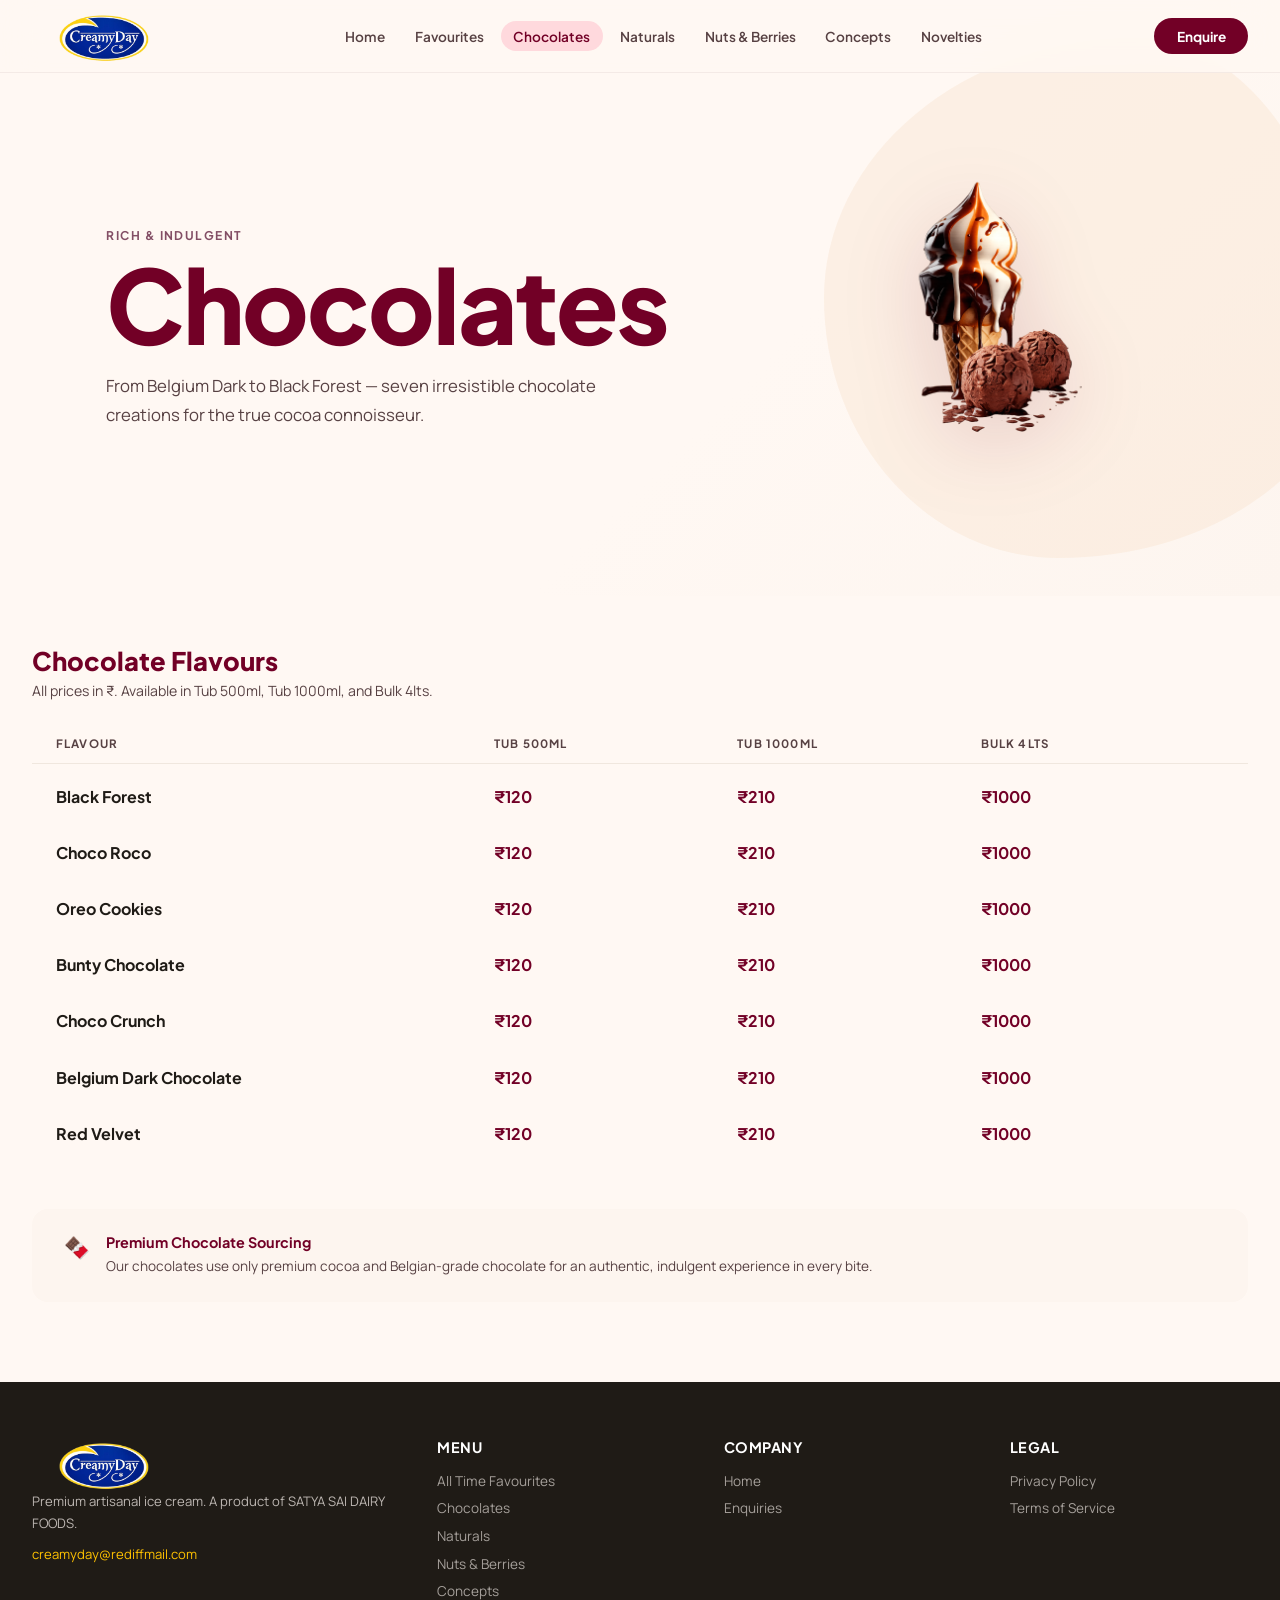
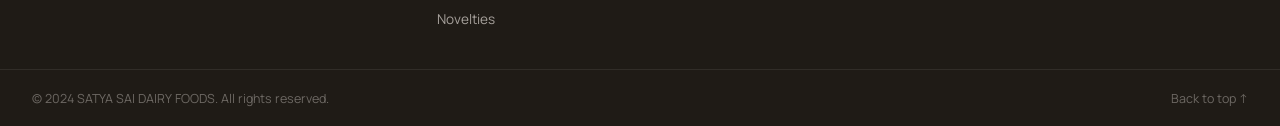
<file: chocolates.html>
<!DOCTYPE html>
<html lang="en">
<head>
<meta charset="UTF-8"/><meta name="viewport" content="width=device-width, initial-scale=1.0"/>
<title>Chocolates &#8211; CreamyDay</title>
<link rel="stylesheet" href="styles.css"/>
<style>.ptable-3 .price-table-head,.ptable-3 .price-row{grid-template-columns:1.8fr repeat(3,1fr);}@media(max-width:640px){.ptable-3 .price-table-head,.ptable-3 .price-row{grid-template-columns:1.5fr repeat(3,1fr);font-size:0.8rem;}}</style>
</head>
<body>
<nav class="nav" id="mainNav">
  <div class="nav-container">
    <a href="index.html" class="brand"><img src="images/logo.png" alt="CreamyDay" style="height:52px;width:auto;"/></a>
    <div class="nav-links">
      <a href="index.html">Home</a><a href="favourites.html">Favourites</a><a href="chocolates.html" class="active">Chocolates</a>
      <a href="naturals.html">Naturals</a><a href="nuts-berries.html">Nuts &amp; Berries</a><a href="concepts.html">Concepts</a><a href="novelties.html">Novelties</a>
    </div>
    <div style="display:flex;align-items:center;gap:0.75rem;"><a href="index.html#enquire" class="btn-pill">Enquire</a><button class="hamburger" id="hamburger"><span></span><span></span><span></span></button></div>
  </div>
</nav>
<div class="mobile-menu" id="mobileMenu">
  <a href="index.html">Home</a><a href="favourites.html">Favourites</a><a href="chocolates.html">Chocolates</a>
  <a href="naturals.html">Naturals</a><a href="nuts-berries.html">Nuts &amp; Berries</a><a href="concepts.html">Concepts</a><a href="novelties.html">Novelties</a>
</div>
<header class="cat-header" style="background:linear-gradient(135deg,#fff8f3 60%,#fdf5ef);">
  <div class="cat-blob" style="background:#f5d9c0;opacity:0.3;"></div>
  <div class="cat-header-grid">
    <div class="cat-header-inner" style="position:relative;z-index:2;">
      <span class="cat-eyebrow">Rich &amp; Indulgent</span>
      <h1 class="cat-title">Chocolates</h1>
      <p class="cat-desc">From Belgium Dark to Black Forest &#8212; seven irresistible chocolate creations for the true cocoa connoisseur.</p>
    </div>
    <div class="cat-header-img-wrap"><img src="images/chocolates.png" alt="CreamyDay Chocolates" class="cat-header-img"/></div>
  </div>
</header>

<div class="price-section">
  <div class="price-section-title">Chocolate Flavours</div>
  <p class="price-section-sub">All prices in &#8377;. Available in Tub 500ml, Tub 1000ml, and Bulk 4lts.</p>
  <div class="ptable-3">
    <div class="price-table-head"><span>Flavour</span><span>Tub 500ml</span><span>Tub 1000ml</span><span>Bulk 4lts</span></div>
    <div class="price-row"><div class="price-item-name">Black Forest</div><div class="price-val">&#8377;120</div><div class="price-val">&#8377;210</div><div class="price-val">&#8377;1000</div></div>
    <div class="price-row"><div class="price-item-name">Choco Roco</div><div class="price-val">&#8377;120</div><div class="price-val">&#8377;210</div><div class="price-val">&#8377;1000</div></div>
    <div class="price-row"><div class="price-item-name">Oreo Cookies</div><div class="price-val">&#8377;120</div><div class="price-val">&#8377;210</div><div class="price-val">&#8377;1000</div></div>
    <div class="price-row"><div class="price-item-name">Bunty Chocolate</div><div class="price-val">&#8377;120</div><div class="price-val">&#8377;210</div><div class="price-val">&#8377;1000</div></div>
    <div class="price-row"><div class="price-item-name">Choco Crunch</div><div class="price-val">&#8377;120</div><div class="price-val">&#8377;210</div><div class="price-val">&#8377;1000</div></div>
    <div class="price-row"><div class="price-item-name">Belgium Dark Chocolate</div><div class="price-val">&#8377;120</div><div class="price-val">&#8377;210</div><div class="price-val">&#8377;1000</div></div>
    <div class="price-row"><div class="price-item-name">Red Velvet</div><div class="price-val">&#8377;120</div><div class="price-val">&#8377;210</div><div class="price-val">&#8377;1000</div></div>
  </div>
  <div style="margin-top:3rem;background:#fdf5ef;border-radius:16px;padding:1.5rem 2rem;display:flex;gap:1rem;">
    <span style="font-size:1.3rem;">&#127851;</span>
    <div><div style="font-family:var(--ff-display);font-weight:700;font-size:0.9rem;color:var(--primary);margin-bottom:0.3rem;">Premium Chocolate Sourcing</div><div style="font-size:0.85rem;color:var(--on-surface-soft);line-height:1.6;">Our chocolates use only premium cocoa and Belgian-grade chocolate for an authentic, indulgent experience in every bite.</div></div>
  </div>
</div>
<footer>
  <div class="footer-inner">
    <div class="footer-brand"><img src="images/logo.png" alt="CreamyDay" style="height:52px;width:auto;"/><p>Premium artisanal ice cream. A product of SATYA SAI DAIRY FOODS.</p><span id="footerMailLink"></span></div>
    <div class="footer-col"><h4>Menu</h4><a href="favourites.html">All Time Favourites</a><a href="chocolates.html">Chocolates</a><a href="naturals.html">Naturals</a><a href="nuts-berries.html">Nuts &amp; Berries</a><a href="concepts.html">Concepts</a><a href="novelties.html">Novelties</a></div>
    <div class="footer-col"><h4>Company</h4><a href="index.html">Home</a><a href="index.html#enquire">Enquiries</a></div>
    <div class="footer-col"><h4>Legal</h4><a href="#">Privacy Policy</a><a href="#">Terms of Service</a></div>
  </div>
  <div class="footer-bottom"><span>&#169; 2024 SATYA SAI DAIRY FOODS. All rights reserved.</span><button id="backTop" style="background:none;color:rgba(255,248,243,0.35);font-family:var(--ff-body);font-size:0.78rem;cursor:pointer;border:none;">Back to top &#8593;</button></div>
</footer>
<script src="app.js"></script>
<script>(function(){var e='creamyday'+'@'+'rediffmail.com';var fl=document.getElementById('footerMailLink');if(fl){var a=document.createElement('a');a.href='mailto:'+e;a.textContent=e;a.style.color='var(--gold)';fl.appendChild(a);}var bt=document.getElementById('backTop');if(bt)bt.onclick=function(){window.scrollTo({top:0,behavior:'smooth'});};})();</script>
</body>
</html>
</file>
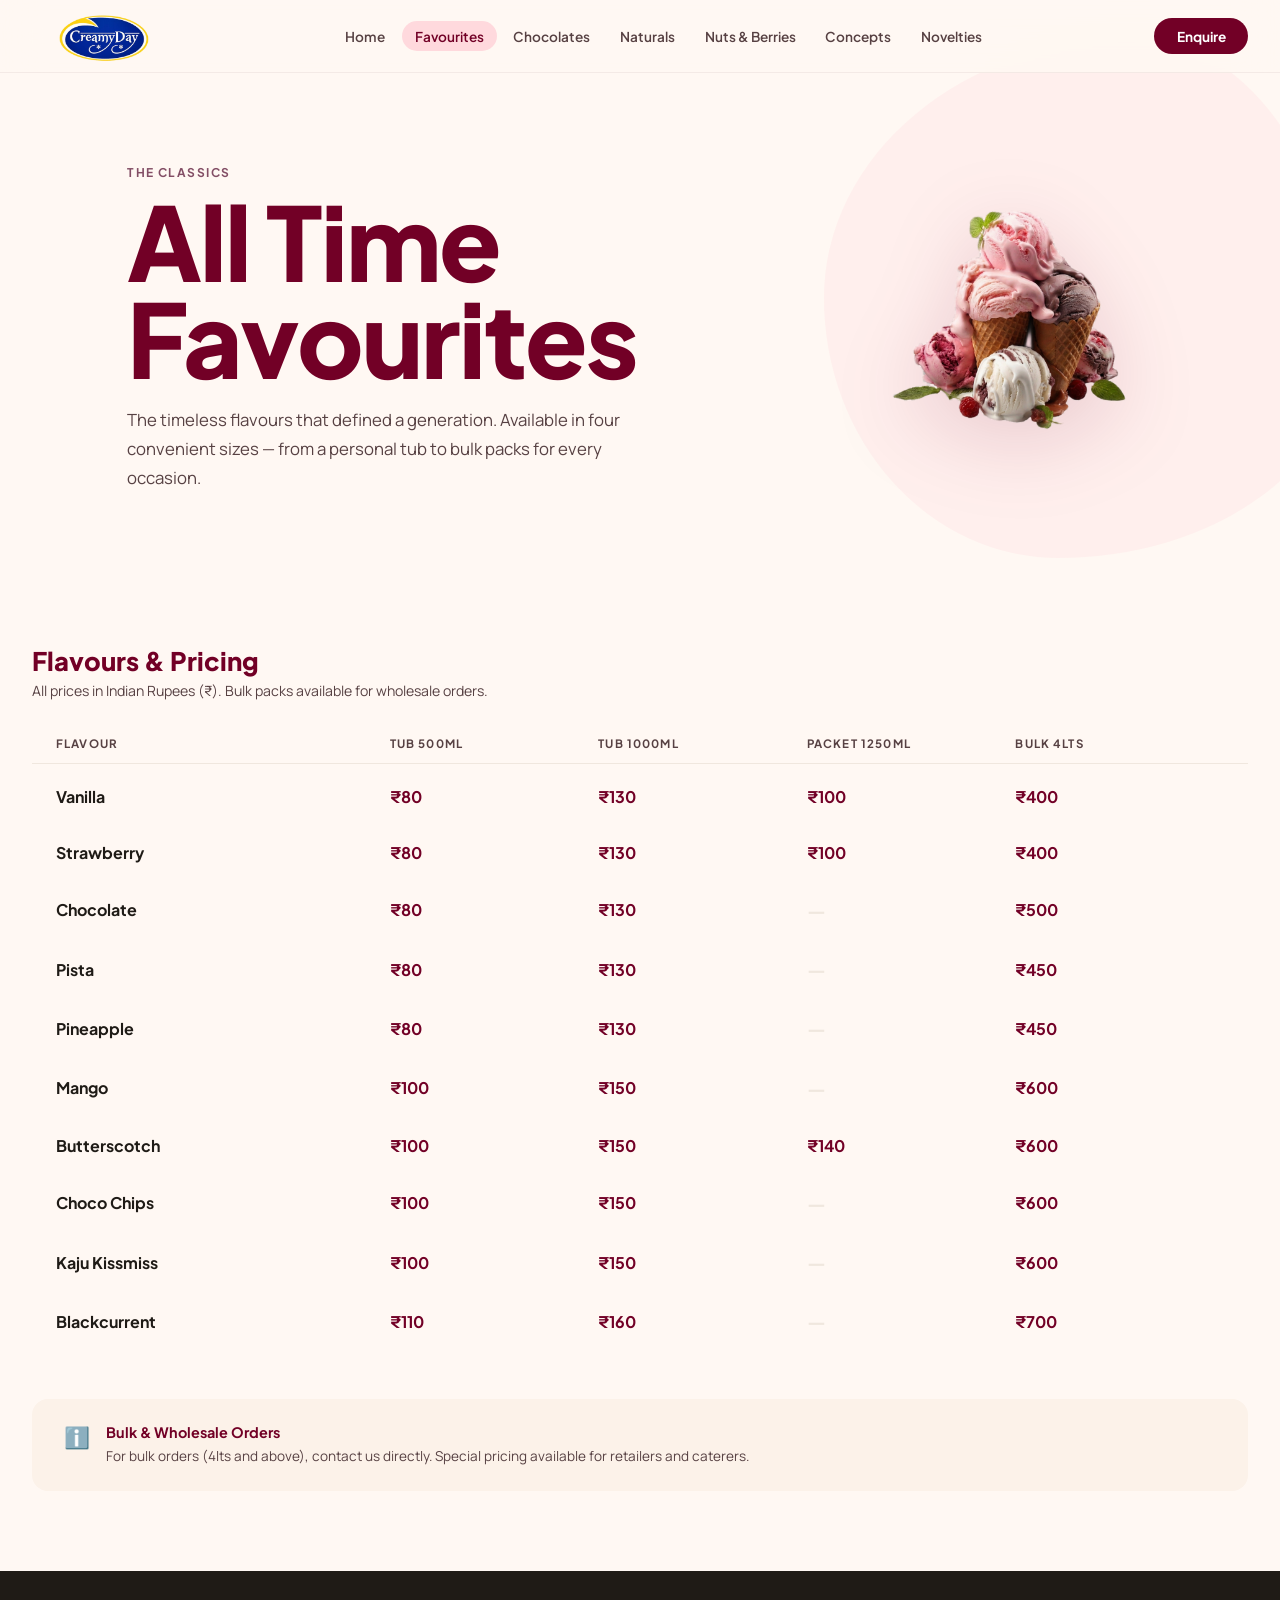
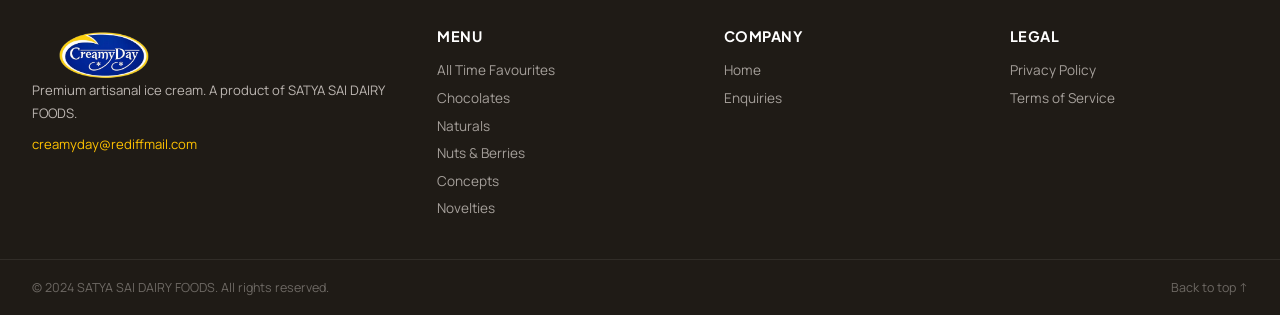
<file: favourites.html>
<!DOCTYPE html>
<html lang="en">
<head>
<meta charset="UTF-8"/><meta name="viewport" content="width=device-width, initial-scale=1.0"/>
<title>All Time Favourites &#8211; CreamyDay</title>
<link rel="stylesheet" href="styles.css"/>
<style>
.ptable-4 .price-table-head,.ptable-4 .price-row{grid-template-columns:1.6fr repeat(4,1fr);}
@media(max-width:640px){.ptable-4 .price-table-head,.ptable-4 .price-row{grid-template-columns:1.3fr repeat(4,1fr);font-size:0.78rem;}}
</style>
</head>
<body>

<nav class="nav" id="mainNav">
  <div class="nav-container">
    <a href="index.html" class="brand"><img src="images/logo.png" alt="CreamyDay" style="height:52px;width:auto;"/></a>
    <div class="nav-links">
      <a href="index.html">Home</a><a href="favourites.html" class="active">Favourites</a>
      <a href="chocolates.html">Chocolates</a><a href="naturals.html">Naturals</a>
      <a href="nuts-berries.html">Nuts &amp; Berries</a><a href="concepts.html">Concepts</a><a href="novelties.html">Novelties</a>
    </div>
    <div style="display:flex;align-items:center;gap:0.75rem;">
      <a href="index.html#enquire" class="btn-pill">Enquire</a>
      <button class="hamburger" id="hamburger" aria-label="Menu"><span></span><span></span><span></span></button>
    </div>
  </div>
</nav>
<div class="mobile-menu" id="mobileMenu">
  <a href="index.html">Home</a><a href="favourites.html">Favourites</a><a href="chocolates.html">Chocolates</a>
  <a href="naturals.html">Naturals</a><a href="nuts-berries.html">Nuts &amp; Berries</a>
  <a href="concepts.html">Concepts</a><a href="novelties.html">Novelties</a>
</div>

<header class="cat-header">
  <div class="cat-blob" style="background:#ffd9dd;opacity:0.3;"></div>
  <div class="cat-header-grid">
    <div class="cat-header-inner" style="position:relative;z-index:2;">
      <span class="cat-eyebrow">The Classics</span>
      <h1 class="cat-title">All Time<br/>Favourites</h1>
      <p class="cat-desc">The timeless flavours that defined a generation. Available in four convenient sizes &#8212; from a personal tub to bulk packs for every occasion.</p>
    </div>
    <div class="cat-header-img-wrap">
      <img src="images/favourites.png" alt="All Time Favourites" class="cat-header-img"/>
    </div>
  </div>
</header>



<div class="price-section">
  <div class="price-section-title">Flavours &amp; Pricing</div>
  <p class="price-section-sub">All prices in Indian Rupees (&#8377;). Bulk packs available for wholesale orders.</p>

  <div class="ptable-4">
    <div class="price-table-head"><span>Flavour</span><span>Tub 500ml</span><span>Tub 1000ml</span><span>Packet 1250ml</span><span>Bulk 4lts</span></div>
    <div class="price-row"><div class="price-item-name">Vanilla</div><div class="price-val">&#8377;80</div><div class="price-val">&#8377;130</div><div class="price-val">&#8377;100</div><div class="price-val">&#8377;400</div></div>
    <div class="price-row"><div class="price-item-name">Strawberry</div><div class="price-val">&#8377;80</div><div class="price-val">&#8377;130</div><div class="price-val">&#8377;100</div><div class="price-val">&#8377;400</div></div>
    <div class="price-row"><div class="price-item-name">Chocolate</div><div class="price-val">&#8377;80</div><div class="price-val">&#8377;130</div><div class="price-val na">&#8212;</div><div class="price-val">&#8377;500</div></div>
    <div class="price-row"><div class="price-item-name">Pista</div><div class="price-val">&#8377;80</div><div class="price-val">&#8377;130</div><div class="price-val na">&#8212;</div><div class="price-val">&#8377;450</div></div>
    <div class="price-row"><div class="price-item-name">Pineapple</div><div class="price-val">&#8377;80</div><div class="price-val">&#8377;130</div><div class="price-val na">&#8212;</div><div class="price-val">&#8377;450</div></div>
    <div class="price-row"><div class="price-item-name">Mango</div><div class="price-val">&#8377;100</div><div class="price-val">&#8377;150</div><div class="price-val na">&#8212;</div><div class="price-val">&#8377;600</div></div>
    <div class="price-row"><div class="price-item-name">Butterscotch</div><div class="price-val">&#8377;100</div><div class="price-val">&#8377;150</div><div class="price-val">&#8377;140</div><div class="price-val">&#8377;600</div></div>
    <div class="price-row"><div class="price-item-name">Choco Chips</div><div class="price-val">&#8377;100</div><div class="price-val">&#8377;150</div><div class="price-val na">&#8212;</div><div class="price-val">&#8377;600</div></div>
    <div class="price-row"><div class="price-item-name">Kaju Kissmiss</div><div class="price-val">&#8377;100</div><div class="price-val">&#8377;150</div><div class="price-val na">&#8212;</div><div class="price-val">&#8377;600</div></div>
    <div class="price-row"><div class="price-item-name">Blackcurrent</div><div class="price-val">&#8377;110</div><div class="price-val">&#8377;160</div><div class="price-val na">&#8212;</div><div class="price-val">&#8377;700</div></div>
  </div>

  <div style="margin-top:3rem;background:var(--surface-low);border-radius:16px;padding:1.5rem 2rem;display:flex;gap:1rem;align-items:flex-start;">
    <span style="font-size:1.3rem;">&#8505;&#65039;</span>
    <div>
      <div style="font-family:var(--ff-display);font-weight:700;font-size:0.9rem;color:var(--primary);margin-bottom:0.3rem;">Bulk &amp; Wholesale Orders</div>
      <div style="font-size:0.85rem;color:var(--on-surface-soft);line-height:1.6;">For bulk orders (4lts and above), contact us directly. Special pricing available for retailers and caterers.</div>
    </div>
  </div>
</div>

<footer>
  <div class="footer-inner">
    <div class="footer-brand">
      <img src="images/logo.png" alt="CreamyDay" style="height:52px;width:auto;"/>
      <p>Premium artisanal ice cream. A product of SATYA SAI DAIRY FOODS.</p>
      <span id="footerMailLink"></span>
    </div>
    <div class="footer-col"><h4>Menu</h4>
      <a href="favourites.html">All Time Favourites</a><a href="chocolates.html">Chocolates</a>
      <a href="naturals.html">Naturals</a><a href="nuts-berries.html">Nuts &amp; Berries</a>
      <a href="concepts.html">Concepts</a><a href="novelties.html">Novelties</a>
    </div>
    <div class="footer-col"><h4>Company</h4><a href="index.html">Home</a><a href="index.html#enquire">Enquiries</a></div>
    <div class="footer-col"><h4>Legal</h4><a href="#">Privacy Policy</a><a href="#">Terms of Service</a></div>
  </div>
  <div class="footer-bottom">
    <span>&#169; 2024 SATYA SAI DAIRY FOODS. All rights reserved.</span>
    <button id="backTop" style="background:none;color:rgba(255,248,243,0.35);font-family:var(--ff-body);font-size:0.78rem;cursor:pointer;border:none;">Back to top &#8593;</button>
  </div>
</footer>
<script src="app.js"></script>
<script>(function(){var e='creamyday'+'@'+'rediffmail.com';var fl=document.getElementById('footerMailLink');if(fl){var a=document.createElement('a');a.href='mailto:'+e;a.textContent=e;a.style.color='var(--gold)';fl.appendChild(a);}var bt=document.getElementById('backTop');if(bt)bt.onclick=function(){window.scrollTo({top:0,behavior:'smooth'});};})();</script>
</body>
</html>
</file>
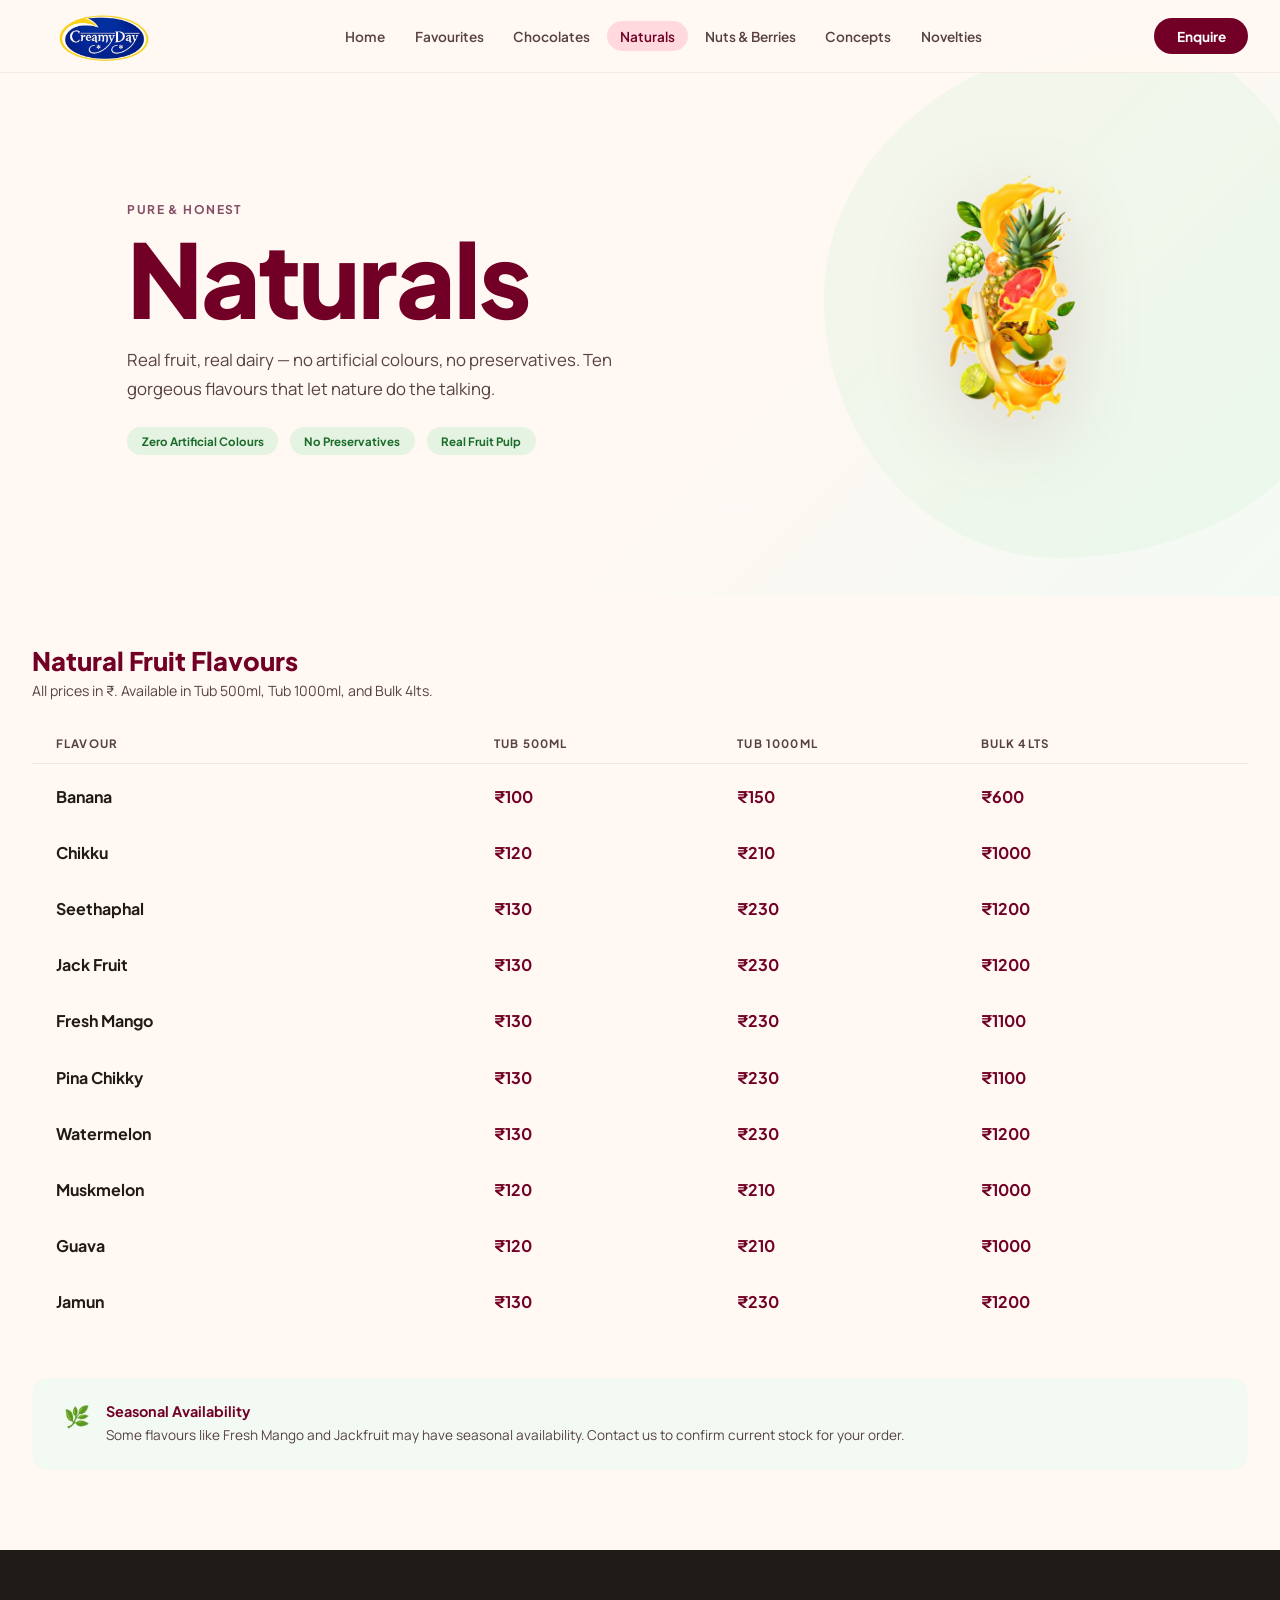
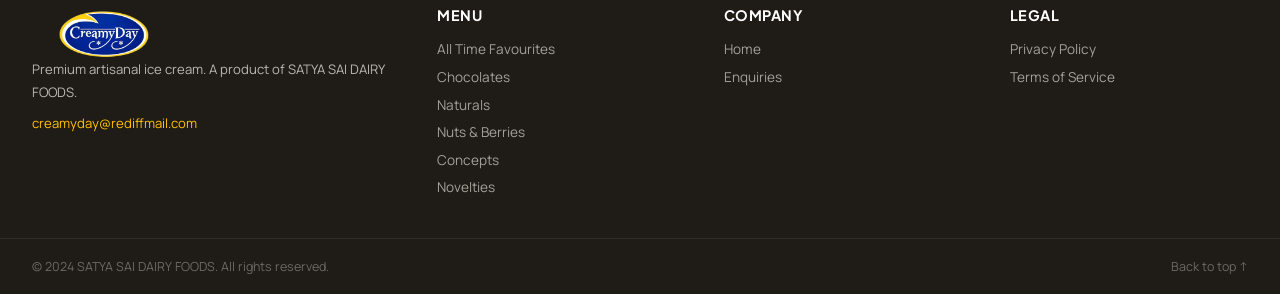
<file: naturals.html>
<!DOCTYPE html>
<html lang="en">
<head>
<meta charset="UTF-8"/><meta name="viewport" content="width=device-width, initial-scale=1.0"/>
<title>Naturals &#8211; CreamyDay</title>
<link rel="stylesheet" href="styles.css"/>
<style>.ptable-3 .price-table-head,.ptable-3 .price-row{grid-template-columns:1.8fr repeat(3,1fr);}@media(max-width:640px){.ptable-3 .price-table-head,.ptable-3 .price-row{grid-template-columns:1.5fr repeat(3,1fr);font-size:0.8rem;}}</style>
</head>
<body>
<nav class="nav" id="mainNav">
  <div class="nav-container">
    <a href="index.html" class="brand"><img src="images/logo.png" alt="CreamyDay" style="height:52px;width:auto;"/></a>
    <div class="nav-links">
      <a href="index.html">Home</a><a href="favourites.html">Favourites</a><a href="chocolates.html">Chocolates</a>
      <a href="naturals.html" class="active">Naturals</a><a href="nuts-berries.html">Nuts &amp; Berries</a><a href="concepts.html">Concepts</a><a href="novelties.html">Novelties</a>
    </div>
    <div style="display:flex;align-items:center;gap:0.75rem;"><a href="index.html#enquire" class="btn-pill">Enquire</a><button class="hamburger" id="hamburger"><span></span><span></span><span></span></button></div>
  </div>
</nav>
<div class="mobile-menu" id="mobileMenu">
  <a href="index.html">Home</a><a href="favourites.html">Favourites</a><a href="chocolates.html">Chocolates</a>
  <a href="naturals.html">Naturals</a><a href="nuts-berries.html">Nuts &amp; Berries</a><a href="concepts.html">Concepts</a><a href="novelties.html">Novelties</a>
</div>
<header class="cat-header" style="background:linear-gradient(135deg,#fff8f3 60%,#f3faf4);">
  <div class="cat-blob" style="background:#d4f0d8;opacity:0.3;"></div>
  <div class="cat-header-grid">
    <div class="cat-header-inner" style="position:relative;z-index:2;">
      <span class="cat-eyebrow">Pure &amp; Honest</span>
      <h1 class="cat-title">Naturals</h1>
      <p class="cat-desc">Real fruit, real dairy &#8212; no artificial colours, no preservatives. Ten gorgeous flavours that let nature do the talking.</p>
      <div style="display:flex;gap:0.75rem;flex-wrap:wrap;margin-top:1.5rem;">
        <span style="background:rgba(212,240,216,0.6);color:#1a6b2a;font-family:var(--ff-display);font-weight:700;font-size:0.72rem;padding:0.4rem 0.9rem;border-radius:9999px;">Zero Artificial Colours</span>
        <span style="background:rgba(212,240,216,0.6);color:#1a6b2a;font-family:var(--ff-display);font-weight:700;font-size:0.72rem;padding:0.4rem 0.9rem;border-radius:9999px;">No Preservatives</span>
        <span style="background:rgba(212,240,216,0.6);color:#1a6b2a;font-family:var(--ff-display);font-weight:700;font-size:0.72rem;padding:0.4rem 0.9rem;border-radius:9999px;">Real Fruit Pulp</span>
      </div>
    </div>
    <div class="cat-header-img-wrap"><img src="images/naturals.png" alt="CreamyDay Naturals" class="cat-header-img"/></div>
  </div>
</header>

<div class="price-section">
  <div class="price-section-title">Natural Fruit Flavours</div>
  <p class="price-section-sub">All prices in &#8377;. Available in Tub 500ml, Tub 1000ml, and Bulk 4lts.</p>
  <div class="ptable-3">
    <div class="price-table-head"><span>Flavour</span><span>Tub 500ml</span><span>Tub 1000ml</span><span>Bulk 4lts</span></div>
    <div class="price-row"><div class="price-item-name">Banana</div><div class="price-val">&#8377;100</div><div class="price-val">&#8377;150</div><div class="price-val">&#8377;600</div></div>
    <div class="price-row"><div class="price-item-name">Chikku</div><div class="price-val">&#8377;120</div><div class="price-val">&#8377;210</div><div class="price-val">&#8377;1000</div></div>
    <div class="price-row"><div class="price-item-name">Seethaphal</div><div class="price-val">&#8377;130</div><div class="price-val">&#8377;230</div><div class="price-val">&#8377;1200</div></div>
    <div class="price-row"><div class="price-item-name">Jack Fruit</div><div class="price-val">&#8377;130</div><div class="price-val">&#8377;230</div><div class="price-val">&#8377;1200</div></div>
    <div class="price-row"><div class="price-item-name">Fresh Mango</div><div class="price-val">&#8377;130</div><div class="price-val">&#8377;230</div><div class="price-val">&#8377;1100</div></div>
    <div class="price-row"><div class="price-item-name">Pina Chikky</div><div class="price-val">&#8377;130</div><div class="price-val">&#8377;230</div><div class="price-val">&#8377;1100</div></div>
    <div class="price-row"><div class="price-item-name">Watermelon</div><div class="price-val">&#8377;130</div><div class="price-val">&#8377;230</div><div class="price-val">&#8377;1200</div></div>
    <div class="price-row"><div class="price-item-name">Muskmelon</div><div class="price-val">&#8377;120</div><div class="price-val">&#8377;210</div><div class="price-val">&#8377;1000</div></div>
    <div class="price-row"><div class="price-item-name">Guava</div><div class="price-val">&#8377;120</div><div class="price-val">&#8377;210</div><div class="price-val">&#8377;1000</div></div>
    <div class="price-row"><div class="price-item-name">Jamun</div><div class="price-val">&#8377;130</div><div class="price-val">&#8377;230</div><div class="price-val">&#8377;1200</div></div>
  </div>
  <div style="margin-top:3rem;background:#f3faf4;border-radius:16px;padding:1.5rem 2rem;display:flex;gap:1rem;">
    <span style="font-size:1.3rem;">&#127807;</span>
    <div><div style="font-family:var(--ff-display);font-weight:700;font-size:0.9rem;color:var(--primary);margin-bottom:0.3rem;">Seasonal Availability</div><div style="font-size:0.85rem;color:var(--on-surface-soft);line-height:1.6;">Some flavours like Fresh Mango and Jackfruit may have seasonal availability. Contact us to confirm current stock for your order.</div></div>
  </div>
</div>
<footer>
  <div class="footer-inner">
    <div class="footer-brand"><img src="images/logo.png" alt="CreamyDay" style="height:52px;width:auto;"/><p>Premium artisanal ice cream. A product of SATYA SAI DAIRY FOODS.</p><span id="footerMailLink"></span></div>
    <div class="footer-col"><h4>Menu</h4><a href="favourites.html">All Time Favourites</a><a href="chocolates.html">Chocolates</a><a href="naturals.html">Naturals</a><a href="nuts-berries.html">Nuts &amp; Berries</a><a href="concepts.html">Concepts</a><a href="novelties.html">Novelties</a></div>
    <div class="footer-col"><h4>Company</h4><a href="index.html">Home</a><a href="index.html#enquire">Enquiries</a></div>
    <div class="footer-col"><h4>Legal</h4><a href="#">Privacy Policy</a><a href="#">Terms of Service</a></div>
  </div>
  <div class="footer-bottom"><span>&#169; 2024 SATYA SAI DAIRY FOODS. All rights reserved.</span><button id="backTop" style="background:none;color:rgba(255,248,243,0.35);font-family:var(--ff-body);font-size:0.78rem;cursor:pointer;border:none;">Back to top &#8593;</button></div>
</footer>
<script src="app.js"></script>
<script>(function(){var e='creamyday'+'@'+'rediffmail.com';var fl=document.getElementById('footerMailLink');if(fl){var a=document.createElement('a');a.href='mailto:'+e;a.textContent=e;a.style.color='var(--gold)';fl.appendChild(a);}var bt=document.getElementById('backTop');if(bt)bt.onclick=function(){window.scrollTo({top:0,behavior:'smooth'});};})();</script>
</body>
</html>
</file>
<file: styles.css>
/* ═══════════════════════════════════════
   CREAMYDAY – Shared Stylesheet
   Artisanal Melt Design System
═══════════════════════════════════════ */

@import url('https://fonts.googleapis.com/css2?family=Plus+Jakarta+Sans:ital,wght@0,400;0,600;0,700;0,800;1,700&family=Manrope:wght@400;500;600;700&display=swap');

/* ── Variables ───────────────────────── */
:root {
  --primary:            #720026;
  --primary-dark:       #4e0019;
  --primary-container:  #941b3b;
  --surface:            #fff8f3;
  --surface-low:        #fcf2e9;
  --surface-mid:        #f6ece3;
  --surface-high:       #f0e7de;
  --on-surface:         #1f1b16;
  --on-surface-soft:    #574143;
  --secondary:          #834e65;
  --secondary-container:#ffbcd6;
  --pink-soft:          #ffd9dd;
  --pink-blob:          #f9c4d0;
  --cream:              #fff8f3;
  --on-primary:         #ffffff;
  --outline:            #8b7173;
  --gold:               #FFC200;
  --blue-logo:          #1B3FA0;

  --ff-display: 'Plus Jakarta Sans', sans-serif;
  --ff-body:    'Manrope', sans-serif;

  --nav-h: 72px;
  --max-w: 1280px;

  --ease-out: cubic-bezier(0.16, 1, 0.3, 1);
}

/* ── Reset ───────────────────────────── */
*, *::before, *::after { box-sizing: border-box; margin: 0; padding: 0; }
html { scroll-behavior: smooth; }
body {
  font-family: var(--ff-body);
  background: var(--surface);
  color: var(--on-surface);
  -webkit-font-smoothing: antialiased;
  overflow-x: hidden;
}
img { display: block; max-width: 100%; }
a { text-decoration: none; color: inherit; }
button { border: none; cursor: pointer; font-family: inherit; }

/* ── Navigation ──────────────────────── */
.nav {
  position: fixed;
  top: 0; left: 0; right: 0;
  z-index: 100;
  background: rgba(255,248,243,0.85);
  backdrop-filter: blur(20px);
  -webkit-backdrop-filter: blur(20px);
  border-bottom: 1px solid rgba(143,113,115,0.1);
  transition: box-shadow 0.3s;
}
.nav.scrolled { box-shadow: 0 8px 40px -8px rgba(114,0,38,0.1); }
.nav-container {
  max-width: var(--max-w);
  margin: 0 auto;
  padding: 0 2rem;
  height: var(--nav-h);
  display: flex;
  align-items: center;
  justify-content: space-between;
  gap: 1.5rem;
}
.nav-links {
  display: flex;
  align-items: center;
  gap: 0.25rem;
  flex-wrap: nowrap;
}
.nav-links a {
  font-family: var(--ff-display);
  font-weight: 600;
  font-size: 0.85rem;
  color: var(--on-surface-soft);
  padding: 0.4rem 0.8rem;
  border-radius: 9999px;
  transition: background 0.2s, color 0.2s;
  white-space: nowrap;
}
.nav-links a:hover, .nav-links a.active {
  background: var(--pink-soft);
  color: var(--primary);
}
.btn-pill {
  background: var(--primary);
  color: var(--on-primary);
  font-family: var(--ff-display);
  font-weight: 700;
  font-size: 0.85rem;
  padding: 0.6rem 1.4rem;
  border-radius: 9999px;
  transition: transform 0.2s var(--ease-out), background 0.2s;
  white-space: nowrap;
}
.btn-pill:hover { transform: scale(1.04); background: var(--primary-dark); }
.hamburger {
  display: none;
  flex-direction: column;
  gap: 5px;
  background: none;
  padding: 4px;
}
.hamburger span {
  display: block;
  width: 22px;
  height: 2px;
  background: var(--primary);
  border-radius: 2px;
  transition: 0.3s;
}
.mobile-menu {
  display: none;
  position: fixed;
  top: var(--nav-h);
  left: 0; right: 0;
  background: var(--surface);
  border-bottom: 1px solid var(--pink-soft);
  padding: 1rem 2rem;
  flex-direction: column;
  gap: 0.5rem;
  z-index: 99;
}
.mobile-menu a {
  font-family: var(--ff-display);
  font-weight: 600;
  color: var(--on-surface);
  padding: 0.6rem 0;
  border-bottom: 1px solid var(--surface-high);
}
.mobile-menu.open { display: flex; }

/* ── Footer ──────────────────────────── */
footer {
  background: #1f1b16;
  color: rgba(255,248,243,0.7);
  font-family: var(--ff-body);
}
.footer-inner {
  max-width: var(--max-w);
  margin: 0 auto;
  padding: 3.5rem 2rem 2rem;
  display: grid;
  grid-template-columns: 1.5fr 1fr 1fr 1fr;
  gap: 3rem;
}
.footer-brand .logo-badge { margin-bottom: 1rem; }
.footer-brand p {
  font-size: 0.82rem;
  line-height: 1.7;
  margin-bottom: 0.5rem;
}
.footer-brand a { color: var(--gold); font-size: 0.82rem; }
.footer-col h4 {
  font-family: var(--ff-display);
  font-weight: 700;
  color: #fff;
  margin-bottom: 1rem;
  font-size: 0.9rem;
  letter-spacing: 0.04em;
  text-transform: uppercase;
}
.footer-col a {
  display: block;
  margin-bottom: 0.6rem;
  font-size: 0.85rem;
  color: rgba(255,248,243,0.6);
  transition: color 0.2s;
}
.footer-col a:hover { color: var(--pink-soft); }
.footer-bottom {
  max-width: var(--max-w);
  margin: 0 auto;
  padding: 1.2rem 2rem;
  border-top: 1px solid rgba(255,255,255,0.08);
  display: flex;
  align-items: center;
  justify-content: space-between;
  font-size: 0.78rem;
  color: rgba(255,248,243,0.35);
}

/* ── Blob shapes ─────────────────────── */
.blob {
  position: absolute;
  border-radius: 60% 40% 55% 45% / 50% 60% 40% 50%;
  pointer-events: none;
}

/* ── Page header (category pages) ───── */
.cat-header {
  position: relative;
  padding: calc(var(--nav-h) + 4rem) 2rem 5rem;
  overflow: hidden;
  background: var(--surface);
}
.cat-header-inner {
  max-width: var(--max-w);
  margin: 0 auto;
  position: relative;
  z-index: 2;
}
.cat-eyebrow {
  display: inline-block;
  font-family: var(--ff-display);
  font-weight: 700;
  font-size: 0.75rem;
  text-transform: uppercase;
  letter-spacing: 0.12em;
  color: var(--secondary);
  margin-bottom: 0.75rem;
}
.cat-title {
  font-family: var(--ff-display);
  font-weight: 800;
  font-size: clamp(3.5rem, 8vw, 7rem);
  color: var(--primary);
  line-height: 0.95;
  letter-spacing: -0.02em;
}
.cat-desc {
  margin-top: 1.25rem;
  max-width: 520px;
  color: var(--on-surface-soft);
  font-size: 1.05rem;
  line-height: 1.7;
}
.cat-blob {
  position: absolute;
  right: -5%;
  top: 50%;
  transform: translateY(-50%);
  width: min(520px, 50vw);
  aspect-ratio: 1;
  border-radius: 60% 40% 55% 45% / 50% 60% 40% 50%;
  opacity: 0.45;
  z-index: 0;         /* Forces blob to the background */
}

/* ── Category chips nav ──────────────── */
.cat-nav {
  background: var(--surface-mid);
  position: sticky;
  top: var(--nav-h);
  z-index: 50;
  border-bottom: 1px solid rgba(143,113,115,0.08);
}
.cat-nav-inner {
  max-width: var(--max-w);
  margin: 0 auto;
  padding: 0.75rem 2rem;
  display: flex;
  gap: 0.5rem;
  overflow-x: auto;
  scrollbar-width: none;
}
.cat-nav-inner::-webkit-scrollbar { display: none; }
.cat-chip {
  flex-shrink: 0;
  font-family: var(--ff-display);
  font-weight: 700;
  font-size: 0.8rem;
  padding: 0.45rem 1.1rem;
  border-radius: 9999px;
  background: transparent;
  color: var(--on-surface-soft);
  border: 1.5px solid rgba(143,113,115,0.2);
  transition: all 0.2s;
  cursor: pointer;
}
.cat-chip:hover, .cat-chip.active {
  background: var(--primary);
  color: #fff;
  border-color: var(--primary);
}

/* ── Price Table ─────────────────────── */
.price-section {
  max-width: var(--max-w);
  margin: 0 auto;
  padding: 3rem 2rem 5rem;
}
.price-table {
  width: 100%;
  border-collapse: separate;
  border-spacing: 0;
}
.price-table-head {
  display: grid;
  align-items: center;
  padding: 0.75rem 1.5rem;
  font-family: var(--ff-display);
  font-weight: 700;
  font-size: 0.72rem;
  text-transform: uppercase;
  letter-spacing: 0.1em;
  color: var(--on-surface-soft);
  border-bottom: 1.5px solid var(--surface-high);
  margin-bottom: 0.25rem;
}
.price-row {
  display: grid;
  align-items: center;
  padding: 1.1rem 1.5rem;
  border-radius: 12px;
  transition: background 0.18s;
  cursor: default;
}
.price-row:hover { background: var(--surface-low); }
.price-item-name {
  font-family: var(--ff-display);
  font-weight: 700;
  font-size: 1rem;
  color: var(--on-surface);
}
.price-item-size {
  font-size: 0.75rem;
  color: var(--on-surface-soft);
  font-weight: 500;
  margin-top: 0.1rem;
}
.price-val {
  font-family: var(--ff-display);
  font-weight: 700;
  font-size: 1rem;
  color: var(--primary);
}
.price-val.na {
  color: var(--surface-high);
  font-size: 1.2rem;
}
.price-section-title {
  font-family: var(--ff-display);
  font-weight: 800;
  font-size: 1.6rem;
  color: var(--primary);
  margin-bottom: 0.25rem;
}
.price-section-sub {
  color: var(--on-surface-soft);
  font-size: 0.88rem;
  margin-bottom: 1.5rem;
}
.divider-soft {
  height: 1px;
  background: linear-gradient(90deg, var(--primary), transparent);
  opacity: 0.15;
  margin: 3rem 0;
}

/* ── Novelties tabs ──────────────────── */
.tab-nav {
  background: var(--surface);
  position: sticky;
  top: var(--nav-h);
  z-index: 50;
  border-bottom: 2px solid var(--surface-high);
}
.tab-nav-inner {
  max-width: var(--max-w);
  margin: 0 auto;
  padding: 0 2rem;
  display: flex;
  overflow-x: auto;
  scrollbar-width: none;
  gap: 0;
}
.tab-nav-inner::-webkit-scrollbar { display: none; }
.tab-btn {
  flex-shrink: 0;
  font-family: var(--ff-display);
  font-weight: 700;
  font-size: 0.88rem;
  padding: 1rem 1.5rem;
  background: none;
  color: var(--on-surface-soft);
  border-bottom: 3px solid transparent;
  margin-bottom: -2px;
  transition: all 0.2s;
}
.tab-btn.active {
  color: var(--primary);
  border-bottom-color: var(--primary);
}
.tab-btn:hover { color: var(--primary); }
.tab-panel { display: none; }
.tab-panel.active { display: block; }

/* ── Single-price card grid ──────────── */
.single-grid {
  display: grid;
  grid-template-columns: repeat(auto-fill, minmax(280px, 1fr));
  gap: 1rem;
}
.single-card {
  background: #fff;
  border-radius: 16px;
  padding: 1.4rem 1.6rem;
  display: flex;
  align-items: center;
  justify-content: space-between;
  transition: box-shadow 0.2s, transform 0.2s;
}
.single-card:hover {
  box-shadow: 0 8px 32px -8px rgba(114,0,38,0.12);
  transform: translateY(-2px);
}
.single-card-name {
  font-family: var(--ff-display);
  font-weight: 700;
  font-size: 0.98rem;
  color: var(--on-surface);
}
.single-card-size {
  font-size: 0.73rem;
  color: var(--on-surface-soft);
  margin-top: 0.15rem;
}
.single-card-price {
  font-family: var(--ff-display);
  font-weight: 800;
  font-size: 1.3rem;
  color: var(--primary);
  white-space: nowrap;
}

/* ── Home Hero Slider ────────────────── */
.hero {
  position: relative;
  height: 100svh;
  min-height: 600px;
  overflow: hidden;
  padding-top: var(--nav-h);
}
.slides { position: relative; width: 100%; height: 100%; }
.slide {
  position: absolute;
  inset: 0;
  display: flex;
  align-items: center;
  opacity: 0;
  transition: opacity 0.8s var(--ease-out);
  pointer-events: none;
}
.slide.active {
  opacity: 1;
  pointer-events: auto;
}
.slide-inner {
  max-width: var(--max-w);
  margin: 0 auto;
  padding: 0 2rem;
  width: 100%;
  display: grid;
  grid-template-columns: 1fr 1fr;
  gap: 3rem;
  align-items: center;
}
.slide-content { position: relative; z-index: 2; }
.slide-eyebrow {
  display: inline-block;
  font-family: var(--ff-display);
  font-weight: 700;
  font-size: 0.72rem;
  text-transform: uppercase;
  letter-spacing: 0.14em;
  padding: 0.4rem 1rem;
  border-radius: 9999px;
  margin-bottom: 1.5rem;
  background: var(--secondary-container);
  color: var(--primary);
}
.slide-title {
  font-family: var(--ff-display);
  font-weight: 800;
  font-size: clamp(3rem, 6vw, 5.5rem);
  line-height: 0.96;
  letter-spacing: -0.02em;
  color: var(--primary);
  margin-bottom: 1rem;
}
.slide-title em {
  font-style: italic;
  color: var(--secondary);
}
.slide-desc {
  color: var(--on-surface-soft);
  font-size: 1.05rem;
  line-height: 1.65;
  max-width: 400px;
  margin-bottom: 2rem;
}
.slide-from {
  font-family: var(--ff-display);
  font-weight: 500;
  font-size: 0.9rem;
  color: var(--on-surface-soft);
  margin-bottom: 1.5rem;
}
.slide-from strong {
  font-size: 1.3rem;
  font-weight: 800;
  color: var(--primary);
}
.slide-cta {
  display: inline-flex;
  align-items: center;
  gap: 0.5rem;
  background: var(--primary);
  color: #fff;
  font-family: var(--ff-display);
  font-weight: 700;
  font-size: 0.9rem;
  padding: 0.85rem 1.8rem;
  border-radius: 9999px;
  text-decoration: none;
  transition: transform 0.2s var(--ease-out), background 0.2s;
}
.slide-cta:hover { transform: scale(1.04); background: var(--primary-dark); }
.slide-visual {
  position: relative;
  display: flex;
  align-items: center;
  justify-content: center;
  height: 480px;
}
.slide-blob-bg {
  position: absolute;
  inset: 0;
  border-radius: 55% 45% 60% 40% / 50% 55% 45% 50%;
  opacity: 0.5;
  transition: transform 6s ease;
  z-index: 0;         /* Forces blob to the background */
}
.slide.active .slide-blob-bg { transform: rotate(3deg) scale(1.02); }
.slide-number-big {
  position: relative;
  font-family: var(--ff-display);
  font-weight: 800;
  font-size: clamp(7rem, 18vw, 14rem);
  line-height: 1;
  letter-spacing: -0.04em;
  color: var(--primary);
  opacity: 0.08;
  user-select: none;
  z-index: 1;
}
.slide-icon-text {
  position: absolute;
  inset: 0;
  display: flex;
  align-items: center;
  justify-content: center;
  flex-direction: column;
  gap: 0.5rem;
  z-index: 2;
}
.slide-icon {
  font-size: clamp(4rem, 10vw, 7rem);
  animation: float 4s ease-in-out infinite;
}
@keyframes float {
  0%, 100% { transform: translateY(0); }
  50% { transform: translateY(-12px); }
}
.slide-icon-label {
  font-family: var(--ff-display);
  font-weight: 800;
  font-size: clamp(1.4rem, 3vw, 2.2rem);
  color: var(--primary);
  letter-spacing: -0.01em;
}

/* Slider dots */
.slider-dots {
  position: absolute;
  bottom: 2.5rem;
  left: 50%;
  transform: translateX(-50%);
  display: flex;
  gap: 0.5rem;
  z-index: 10;
}
.dot {
  width: 8px; height: 8px;
  border-radius: 9999px;
  background: var(--pink-blob);
  transition: width 0.3s var(--ease-out), background 0.3s;
  cursor: pointer;
}
.dot.active { width: 28px; background: var(--primary); }

/* Slider arrows */
.slider-arrow {
  position: absolute;
  top: 50%;
  transform: translateY(-50%);
  z-index: 10;
  width: 44px; height: 44px;
  border-radius: 50%;
  background: rgba(255,255,255,0.7);
  backdrop-filter: blur(8px);
  border: 1.5px solid rgba(143,113,115,0.15);
  display: flex;
  align-items: center;
  justify-content: center;
  cursor: pointer;
  transition: background 0.2s, transform 0.2s;
  font-size: 1.1rem;
  color: var(--primary);
}
.slider-arrow:hover { background: #fff; transform: translateY(-50%) scale(1.08); }
.slider-arrow.prev { left: 1.5rem; }
.slider-arrow.next { right: 1.5rem; }

/* ── Home Category Grid ───────────────── */
.cat-grid-section {
  padding: 5rem 2rem;
  max-width: var(--max-w);
  margin: 0 auto;
}
.section-label {
  font-family: var(--ff-display);
  font-weight: 800;
  font-size: 0.7rem;
  text-transform: uppercase;
  letter-spacing: 0.14em;
  color: var(--secondary);
  margin-bottom: 0.6rem;
}
.section-title {
  font-family: var(--ff-display);
  font-weight: 800;
  font-size: clamp(2rem, 4vw, 3rem);
  color: var(--primary);
  letter-spacing: -0.02em;
  margin-bottom: 3rem;
  line-height: 1.1;
}
.cat-bento {
  display: grid;
  grid-template-columns: repeat(12, 1fr);
  grid-template-rows: auto;
  gap: 1rem;
}
.cat-card {
  position: relative;
  border-radius: 20px;
  overflow: hidden;
  background: #fff;
  display: flex;
  flex-direction: column;
  justify-content: flex-end;
  padding: 2rem;
  min-height: 260px;
  transition: transform 0.4s var(--ease-out), box-shadow 0.4s;
  text-decoration: none;
  color: inherit;
}
.cat-card:hover { transform: translateY(-4px); box-shadow: 0 20px 60px -12px rgba(114,0,38,0.15); }
.cat-card-blob {
  position: absolute;
  top: -20%;
  right: -10%;
  width: 60%;
  aspect-ratio: 1;
  border-radius: 55% 45% 60% 40% / 50% 55% 45% 50%;
  transition: transform 0.6s var(--ease-out);
}
.cat-card:hover .cat-card-blob { transform: scale(1.12) rotate(5deg); }
.cat-card-icon {
  font-size: 2.5rem;
  margin-bottom: 1rem;
  position: relative;
  z-index: 2;
  display: block;
}
.cat-card-name {
  font-family: var(--ff-display);
  font-weight: 800;
  font-size: 1.4rem;
  color: var(--primary);
  line-height: 1.1;
  position: relative;
  z-index: 2;
  margin-bottom: 0.25rem;
}
.cat-card-hint {
  font-size: 0.8rem;
  color: var(--on-surface-soft);
  position: relative;
  z-index: 2;
  margin-bottom: 0.75rem;
}
.cat-card-arrow {
  display: inline-flex;
  align-items: center;
  gap: 0.3rem;
  font-family: var(--ff-display);
  font-weight: 700;
  font-size: 0.78rem;
  color: var(--primary);
  position: relative;
  z-index: 2;
  background: var(--pink-soft);
  padding: 0.35rem 0.9rem;
  border-radius: 9999px;
  transition: background 0.2s;
}
.cat-card:hover .cat-card-arrow { background: var(--secondary-container); }

/* Bento layout */
.cat-card-1 { grid-column: span 7; }
.cat-card-2 { grid-column: span 5; }
.cat-card-3 { grid-column: span 4; }
.cat-card-4 { grid-column: span 4; }
.cat-card-5 { grid-column: span 4; }
.cat-card-6 { grid-column: span 12; min-height: 220px; }
.cat-card-6 .cat-card-blob { top: -40%; width: 40%; right: 5%; }

/* ── About Section ───────────────────── */
.about-section {
  background: var(--surface-mid);
  padding: 5rem 2rem;
}
.about-inner {
  max-width: var(--max-w);
  margin: 0 auto;
  display: grid;
  grid-template-columns: 1fr 1fr;
  gap: 5rem;
  align-items: center;
}
.about-eyebrow {
  font-family: var(--ff-display);
  font-weight: 700;
  font-size: 0.72rem;
  text-transform: uppercase;
  letter-spacing: 0.12em;
  color: var(--secondary);
  margin-bottom: 0.75rem;
}
.about-title {
  font-family: var(--ff-display);
  font-weight: 800;
  font-size: clamp(2rem, 4vw, 3rem);
  color: var(--primary);
  line-height: 1.1;
  letter-spacing: -0.02em;
  margin-bottom: 1.25rem;
}
.about-body {
  color: var(--on-surface-soft);
  font-size: 1rem;
  line-height: 1.75;
  margin-bottom: 2rem;
}
.about-facts {
  display: grid;
  grid-template-columns: 1fr 1fr;
  gap: 1rem;
}
.about-fact {
  background: #fff;
  border-radius: 14px;
  padding: 1.2rem 1.4rem;
}
.about-fact-num {
  font-family: var(--ff-display);
  font-weight: 800;
  font-size: 1.8rem;
  color: var(--primary);
  line-height: 1;
}
.about-fact-label {
  font-size: 0.78rem;
  color: var(--on-surface-soft);
  margin-top: 0.2rem;
}
.about-visual {
  position: relative;
}
.about-oval {
  background: var(--primary-container);
  border-radius: 50%;
  aspect-ratio: 1;
  width: 100%;
  max-width: 420px;
  margin: 0 auto;
  display: flex;
  align-items: center;
  justify-content: center;
  color: #fff;
  font-size: 7rem;
  box-shadow: 0 30px 80px -20px rgba(114,0,38,0.35);
}
.about-badge {
  position: absolute;
  bottom: 5%;
  right: 0;
  background: var(--primary);
  color: #fff;
  border-radius: 16px;
  padding: 1.2rem 1.5rem;
  max-width: 220px;
  box-shadow: 0 16px 40px -8px rgba(114,0,38,0.3);
}
.about-badge p {
  font-family: var(--ff-display);
  font-weight: 700;
  font-size: 0.9rem;
  line-height: 1.4;
}
.about-badge small {
  font-size: 0.72rem;
  opacity: 0.7;
  display: block;
  margin-top: 0.3rem;
}

/* ── Enquire Section ─────────────────── */
.enquire-section {
  padding: 5rem 2rem;
  max-width: var(--max-w);
  margin: 0 auto;
  display: grid;
  grid-template-columns: 1fr 1fr;
  gap: 4rem;
  align-items: center;
}
.enquire-title {
  font-family: var(--ff-display);
  font-weight: 800;
  font-size: clamp(2rem, 4vw, 3rem);
  color: var(--primary);
  letter-spacing: -0.02em;
  line-height: 1.1;
  margin-bottom: 0.75rem;
}
.enquire-sub {
  color: var(--on-surface-soft);
  font-size: 1rem;
  line-height: 1.65;
  margin-bottom: 2rem;
}
.contact-info {
  display: flex;
  flex-direction: column;
  gap: 1rem;
}
.contact-item {
  display: flex;
  gap: 1rem;
  align-items: flex-start;
}
.contact-icon {
  width: 40px; height: 40px;
  background: var(--pink-soft);
  border-radius: 10px;
  display: flex;
  align-items: center;
  justify-content: center;
  font-size: 1.1rem;
  flex-shrink: 0;
}
.contact-text { font-size: 0.88rem; color: var(--on-surface-soft); line-height: 1.5; }
.contact-text strong { display: block; color: var(--on-surface); font-weight: 600; margin-bottom: 0.1rem; }
.enquire-card {
  background: var(--primary);
  border-radius: 24px;
  padding: 2.5rem;
  color: #fff;
}
.enquire-card h3 {
  font-family: var(--ff-display);
  font-weight: 800;
  font-size: 1.4rem;
  margin-bottom: 0.5rem;
}
.enquire-card p { opacity: 0.75; font-size: 0.9rem; margin-bottom: 1.5rem; }
.enquire-form {
  display: flex;
  flex-direction: column;
  gap: 0.75rem;
}
.enquire-input {
  background: rgba(255,255,255,0.12);
  border: 1px solid rgba(255,255,255,0.2);
  border-radius: 10px;
  padding: 0.8rem 1rem;
  color: #fff;
  font-family: var(--ff-body);
  font-size: 0.88rem;
  width: 100%;
  outline: none;
  transition: border-color 0.2s;
}
.enquire-input::placeholder { color: rgba(255,255,255,0.5); }
.enquire-input:focus { border-color: rgba(255,255,255,0.5); }
.enquire-btn {
  background: #fff;
  color: var(--primary);
  font-family: var(--ff-display);
  font-weight: 700;
  font-size: 0.88rem;
  padding: 0.85rem;
  border-radius: 10px;
  border: none;
  cursor: pointer;
  transition: transform 0.2s, box-shadow 0.2s;
}
.enquire-btn:hover { transform: translateY(-2px); box-shadow: 0 8px 20px -4px rgba(0,0,0,0.2); }

/* ── Utility ──────────────────────────── */
.sr-only { position: absolute; width: 1px; height: 1px; overflow: hidden; clip: rect(0,0,0,0); }

/* ── Responsive ──────────────────────── */
@media (max-width: 1024px) {
  .nav-links { display: none; }
  .hamburger { display: flex; }
  .footer-inner { grid-template-columns: 1fr 1fr; }
  .cat-card-1 { grid-column: span 12; }
  .cat-card-2 { grid-column: span 12; }
  .cat-card-3, .cat-card-4, .cat-card-5 { grid-column: span 6; }
  .cat-card-6 { grid-column: span 12; }
  .about-inner { grid-template-columns: 1fr; gap: 3rem; }
  .enquire-section { grid-template-columns: 1fr; gap: 3rem; }
  .slide-inner { grid-template-columns: 1fr; }
  .slide-visual { display: none; }
}
@media (max-width: 640px) {
  :root { --nav-h: 64px; }
  .footer-inner { grid-template-columns: 1fr; gap: 2rem; }
  .cat-card-3, .cat-card-4, .cat-card-5 { grid-column: span 12; }
  .slide-title { font-size: 2.8rem; }
  .about-facts { grid-template-columns: 1fr 1fr; }
  .price-table-head, .price-row { padding: 0.75rem 1rem; }
  .price-section { padding: 2rem 1rem 3rem; }
}

/* =========================================
   IMAGE WRAPPER & LAYOUT FIXES 
========================================= */

/* 1. Fix the Marquee Animation & Image Sizing */
.marquee-section {
  overflow: hidden;
  padding: 3rem 0;
  background: var(--surface);
  display: flex;
}
.marquee-track {
  display: flex;
  gap: 4rem;
  width: max-content;
  animation: scrollMarquee 40s linear infinite;
  align-items: center;
}
.marquee-img {
  height: 120px; /* STRICTLY constrains marquee image height */
  width: auto;
  object-fit: contain;
}
@keyframes scrollMarquee {
  0% { transform: translateX(0); }
  100% { transform: translateX(-50%); }
}

/* 2. Fix the Horizontal Bento Cards (.cat-card-h) */
.cat-card-h {
  flex-direction: row !important;
  align-items: center;
  justify-content: space-between;
}
.cat-card-h .cat-card-text {
  flex: 1;
  max-width: 60%;
}
/* Absolute positioning for the big right-side image */
.cat-card-photo-wrap {
  position: absolute;
  right: -5%;
  bottom: -5%;
  width: 50%;
  height: 100%;
  display: flex;
  align-items: flex-end;
  justify-content: flex-end;
  z-index: 1;
  pointer-events: none;
}
.cat-card-photo-wrap img {
  width: 100%;
  height: 100%;
  object-fit: contain;
  object-position: bottom right;
  filter: drop-shadow(0 20px 30px rgba(114,0,38,0.15));
}

/* 3. Fix the Vertical Bento Cards (.cat-card-v) */
.cat-card-img-top {
  position: absolute;
  top: 10%;
  left: 0;
  right: 0;
  height: 60%;
  display: flex;
  justify-content: center;
  align-items: center;
  z-index: 1;
  pointer-events: none;
}
.cat-card-img-top img {
  max-width: 80%;
  max-height: 100%;
  object-fit: contain;
  transition: transform 0.4s var(--ease-out);
}
.cat-card:hover .cat-card-img-top img {
  transform: scale(1.08) translateY(-5px);
}

/* 4. Ensure Hero and Header Images Don't Overflow Grids */
.cat-header-grid > div, 
.slide-inner > div {
  min-width: 0; /* Prevents flex/grid blowouts */
}

/* Adjust Novelties specific card overrides */
.cat-card-6 .cat-card-photo-wrap {
  position: relative;
  width: 42%;
  height: auto;
  right: auto; 
  bottom: auto;
  top: auto;
  padding-right: 0;
}

.cat-card-h .cat-card-photo-wrap {
  position: absolute;
  top: 0;
  right: 0;             /* Bring it fully inside the card */
  bottom: 0;            /* Bring it fully inside the card */
  width: 45%;           /* Slight size adjustment */
  height: 100%;
  display: flex;
  align-items: center;       /* Center the image vertically */
  justify-content: flex-end; /* Push to the right */
  padding-right: 1.5rem;     /* Add breathing room from the right edge */
  z-index: 1;
  pointer-events: none;
}

.cat-card-h .cat-card-photo-wrap img {
  width: 100%;
  max-height: 85%; /* Prevents the image from touching the top/bottom edges */
  object-fit: contain;
  object-position: center right; /* Centers it nicely on the right side */
  filter: drop-shadow(0 20px 30px rgba(114,0,38,0.15));
}

/* =========================================
   HERO SLIDER & CATEGORY HEADER FIXES
========================================= */

/* 1. Fix the MASSIVE images on Category Pages (favourites.html, etc.) */
.cat-header-img-wrap {
  display: flex;
  align-items: center;
  justify-content: center;
  width: 100%;
  height: 100%;
  position: relative; /* Forces ordering */
  z-index: 5;         /* Places image entirely ABOVE the blob */
}

.cat-header-img {
  width: 100%;
  max-width: 380px !important;
  height: auto;
  max-height: 380px !important;
  object-fit: contain;
  filter: drop-shadow(0 20px 40px rgba(114,0,38,0.15));
  transition: opacity 0.2s ease-in-out; /* Smooth transition for Novelties image change */
}

/* 2. Fix the BLURRY images in the Home Page Slider */
.slide-img-wrap {
  display: flex;
  align-items: center;
  justify-content: center;
  width: 100%;
  height: 100%;
  position: relative; /* Forces ordering */
  z-index: 5;         /* Places image entirely ABOVE the blob */
}
.slide-img {
  width: 100%;
  max-width: 420px !important; /* Prevents the image from stretching beyond its resolution */
  height: auto;
  max-height: 420px !important;
  object-fit: contain;
  
  /* Anti-Blur properties during animations */
  image-rendering: high-quality;
  -webkit-backface-visibility: hidden; /* For older WebKit browsers (Safari/older Chrome) */
  backface-visibility: hidden;         /* Standard property for modern browsers */
  transform: translateZ(0); 
}
/* Ensure the layout grid stays stable */
.cat-header-grid {
  display: grid;
  grid-template-columns: 1.2fr 0.8fr;
  align-items: center;
  gap: 2rem;
  max-width: var(--max-w);
  margin: 0 auto;
}
</file>
